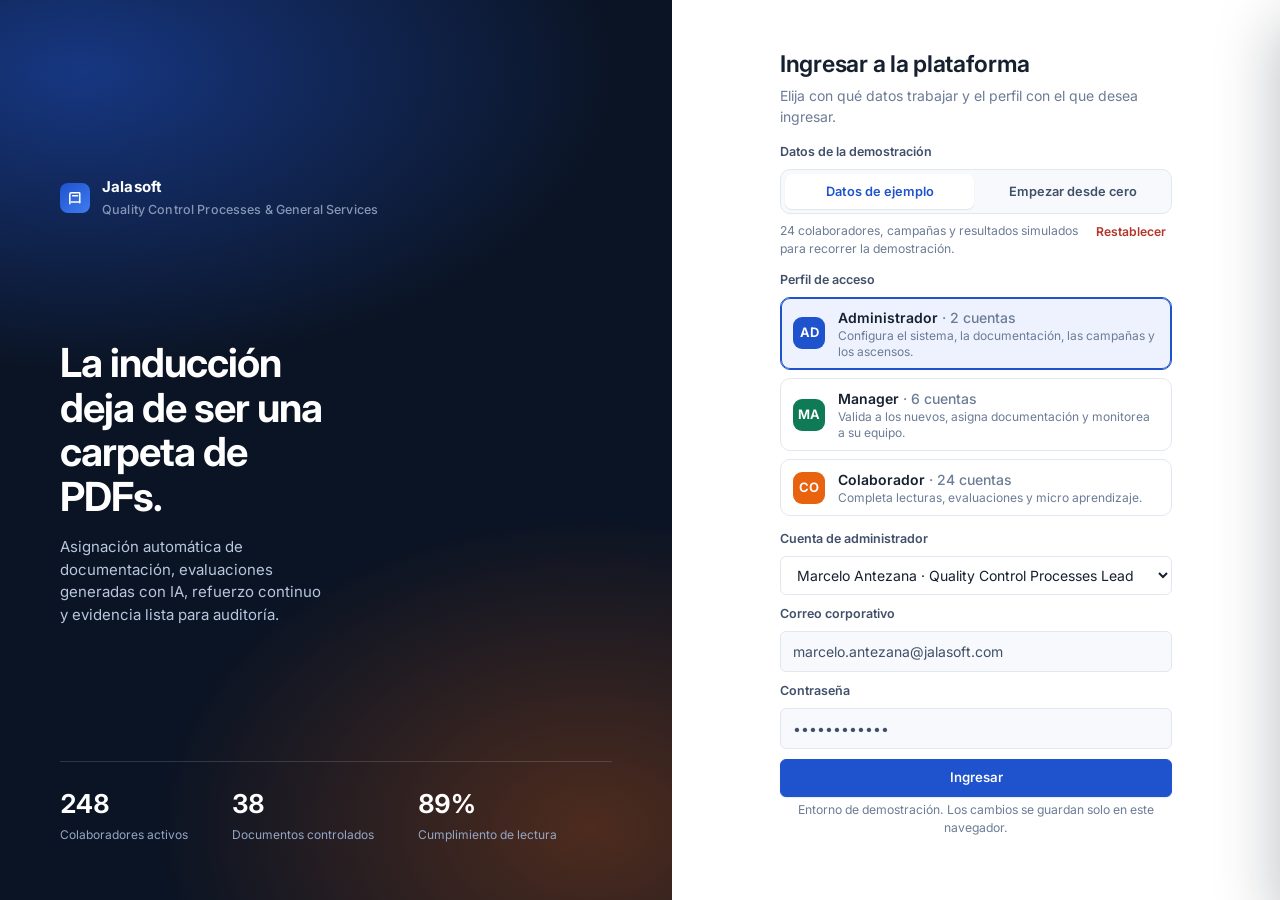
<file: index.html>
<!DOCTYPE html>
<html lang="es">
<head>
<meta charset="UTF-8">
<meta name="viewport" content="width=device-width, initial-scale=1">
<title>Jalasoft · Inducción y Micro aprendizaje</title>
<meta name="description" content="Plataforma digital de inducción, evaluación de comprensión y micro aprendizaje continuo asistido por IA.">
<link rel="preconnect" href="https://fonts.googleapis.com">
<link rel="preconnect" href="https://fonts.gstatic.com" crossorigin>
<link href="https://fonts.googleapis.com/css2?family=Inter:wght@400;500;600;700&display=swap" rel="stylesheet">
<link rel="stylesheet" href="css/styles.css">
</head>
<body>

<!-- ============================ LOGIN ============================ -->
<section class="login" id="login">
  <div class="login__brandside">
    <div class="login__grid" aria-hidden="true"></div>
    <div class="login__mark">
      <div class="logo">
        <svg viewBox="0 0 24 24" fill="none" stroke="#fff" stroke-width="2.2" stroke-linecap="round" stroke-linejoin="round">
          <path d="M4 19.5V6a2 2 0 0 1 2-2h11a1 1 0 0 1 1 1v13"/><path d="M6 17h12"/><path d="M8 8h7"/>
        </svg>
      </div>
      <span>Jalasoft<br><small style="font-weight:500;color:#8697B5">Quality Control Processes &amp; General Services</small></span>
    </div>

    <div class="login__headline">
      <h1>La inducción deja de ser una carpeta de PDFs.</h1>
      <p>Asignación automática de documentación, evaluaciones generadas con IA, refuerzo continuo y evidencia lista para auditoría.</p>
    </div>

    <div class="login__stats" id="loginStats"></div>
  </div>

  <div class="login__panel">
    <div class="login__box">
      <h2>Ingresar a la plataforma</h2>
      <p>Elija con qué datos trabajar y el perfil con el que desea ingresar.</p>

      <span class="login__label">Datos de la demostración</span>
      <div class="modesw" id="modeSw" role="group" aria-label="Datos de la demostración">
        <button type="button" data-modo="demo">Datos de ejemplo</button>
        <button type="button" data-modo="cero">Empezar desde cero</button>
      </div>
      <div class="modeinfo" id="modeInfo"></div>

      <span class="login__label">Perfil de acceso</span>
      <div class="login__roles" id="roleList"></div>

      <div class="field" id="cuentaWrap">
        <span class="login__label" id="cuentaLbl">Cuenta</span>
        <select id="cuentaSel" class="sel"></select>
        <p class="login__empty hide" id="cuentaVacia"></p>
      </div>

      <div class="field">
        <span class="login__label">Correo corporativo</span>
        <input id="loginMail" type="email" readonly>
      </div>
      <div class="field">
        <span class="login__label">Contraseña</span>
        <input type="password" value="••••••••••••" readonly>
      </div>

      <button class="btn btn--primary btn-block" id="loginBtn">Ingresar</button>
      <p class="login__note">Entorno de demostración. Los cambios se guardan solo en este navegador.</p>
    </div>
  </div>
</section>

<!-- ============================ APP ============================ -->
<div class="app" id="app">

  <aside class="rail" id="rail">
    <div class="rail__brand">
      <div class="logo">
        <svg viewBox="0 0 24 24" fill="none" stroke="#fff" stroke-width="2.2" stroke-linecap="round" stroke-linejoin="round">
          <path d="M4 19.5V6a2 2 0 0 1 2-2h11a1 1 0 0 1 1 1v13"/><path d="M6 17h12"/><path d="M8 8h7"/>
        </svg>
      </div>
      <div><b>Jalasoft</b><small>Inducción &amp; Micro aprendizaje</small></div>
    </div>
    <nav class="rail__nav" id="nav"></nav>
    <div class="rail__foot">
      <button class="rail__user" id="userBtn">
        <span class="av" id="userAv">MA</span>
        <span style="min-width:0">
          <b id="userName">Marcelo Antezana</b>
          <small id="userRole">Administrador</small>
        </span>
      </button>
    </div>
  </aside>

  <header class="top">
    <button class="iconbtn" id="menuBtn" aria-label="Menú">
      <svg viewBox="0 0 24 24" fill="none" stroke="currentColor" stroke-width="2" stroke-linecap="round"><path d="M4 7h16M4 12h16M4 17h16"/></svg>
    </button>
    <div class="top__crumb" id="crumb"></div>
    <button class="modechip" id="modeChip" title="Fecha simulada y datos de la demostración"></button>

    <div class="top__search">
      <svg viewBox="0 0 24 24" fill="none" stroke="currentColor" stroke-width="2" stroke-linecap="round"><circle cx="11" cy="11" r="7"/><path d="m20 20-3.2-3.2"/></svg>
      <input type="search" id="globalSearch" placeholder="Buscar colaborador, documento o campaña">
    </div>

    <button class="iconbtn" id="bellBtn" aria-label="Notificaciones">
      <svg viewBox="0 0 24 24" fill="none" stroke="currentColor" stroke-width="2" stroke-linecap="round" stroke-linejoin="round"><path d="M18 8a6 6 0 1 0-12 0c0 7-3 9-3 9h18s-3-2-3-9"/><path d="M13.7 21a2 2 0 0 1-3.4 0"/></svg>
      <span class="dot"></span>
    </button>
    <button class="iconbtn" id="logoutBtn" aria-label="Salir">
      <svg viewBox="0 0 24 24" fill="none" stroke="currentColor" stroke-width="2" stroke-linecap="round" stroke-linejoin="round"><path d="M9 21H5a2 2 0 0 1-2-2V5a2 2 0 0 1 2-2h4"/><path d="m16 17 5-5-5-5"/><path d="M21 12H9"/></svg>
    </button>
  </header>

  <main class="main" id="view"></main>
</div>

<!-- Popover de notificaciones -->
<div class="pop" id="pop">
  <div class="pop__head"><b>Notificaciones</b><button class="btn btn--ghost btn--sm" style="margin-left:auto" id="markAll">Marcar como leídas</button></div>
  <div class="pop__list" id="popList"></div>
</div>

<!-- Modal -->
<div class="ov" id="ov"><div class="modal" id="modal"></div></div>

<!-- Drawer -->
<div class="drawer" id="drawer"></div>

<!-- Toasts -->
<div class="toasts" id="toasts"></div>

<script src="js/data.js"></script>
<script src="js/app.js"></script>
</body>
</html>
</file>
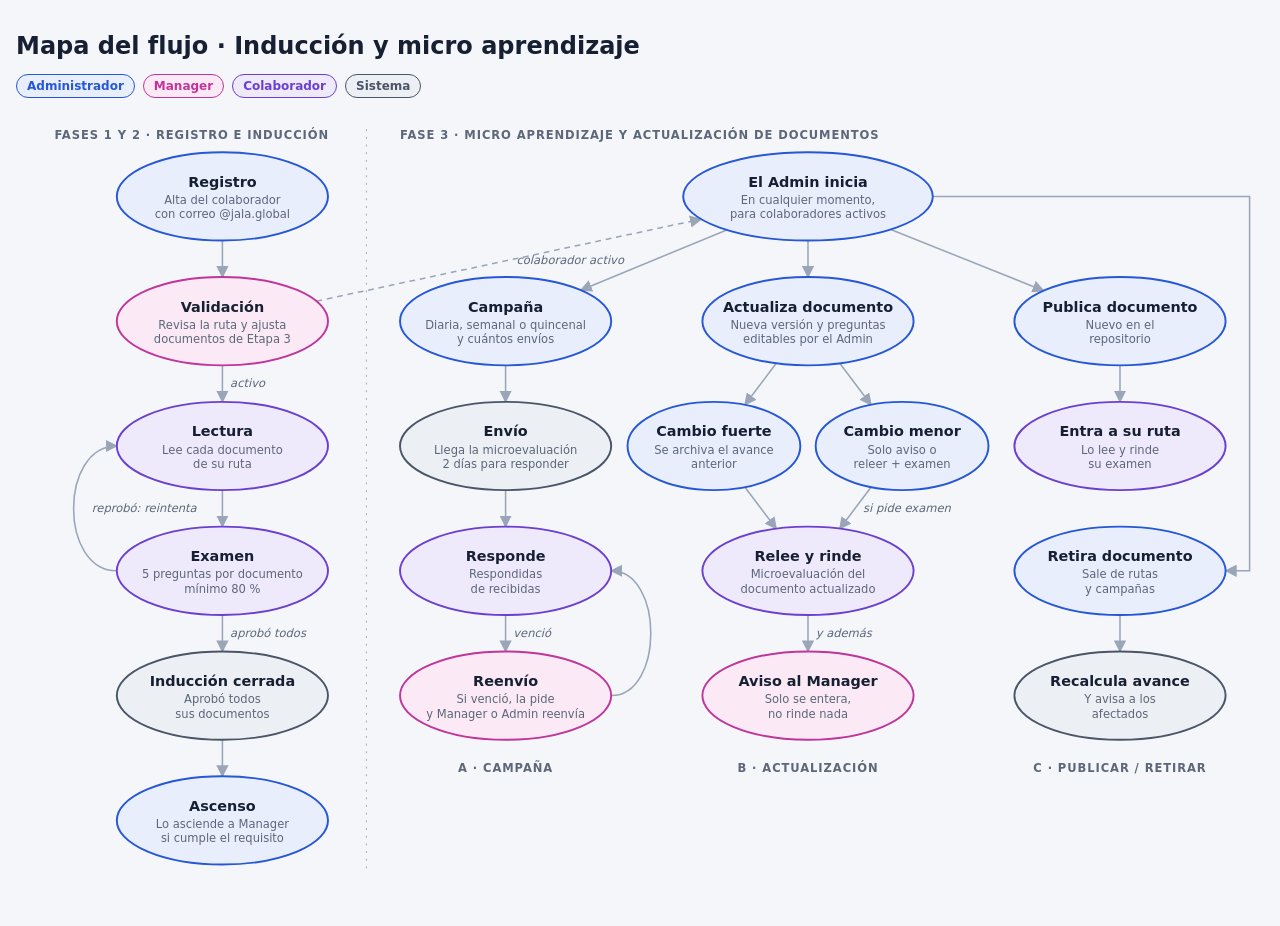
<file: docs/flujo.html>
<!doctype html>
<html lang="es">
<head>
<meta charset="utf-8">
<meta name="viewport" content="width=device-width, initial-scale=1">
<title>Mapa del flujo</title>
<style>
  :root {
    --bg: #f4f6fa; --ink: #172033; --muted: #5d6779; --line: #9aa5b8;
    --admin: #2557d6; --admin-bg: #e8eefc;
    --mgr: #c0359a; --mgr-bg: #fbe9f5;
    --col: #6b3fd0; --col-bg: #efe9fc;
    --sys: #4a5568; --sys-bg: #eceff4;
  }
  @media (prefers-color-scheme: dark) {
    :root:not([data-theme="light"]) {
      --bg: #10141c; --ink: #e7ebf3; --muted: #9aa4b6; --line: #5b6578;
      --admin: #7ea2ff; --admin-bg: #1c2a4a; --mgr: #f08ad2; --mgr-bg: #3a1d33;
      --col: #b49aff; --col-bg: #2a2147; --sys: #b5bfd0; --sys-bg: #252d3b;
    }
  }
  :root[data-theme="dark"] {
    --bg: #10141c; --ink: #e7ebf3; --muted: #9aa4b6; --line: #5b6578;
    --admin: #7ea2ff; --admin-bg: #1c2a4a; --mgr: #f08ad2; --mgr-bg: #3a1d33;
    --col: #b49aff; --col-bg: #2a2147; --sys: #b5bfd0; --sys-bg: #252d3b;
  }
  * { box-sizing: border-box; }
  body { margin: 0; background: var(--bg); color: var(--ink); font: 15px/1.5 "Segoe UI", system-ui, sans-serif; }
  main { max-width: 1320px; margin: 0 auto; padding: 28px 16px 48px; }
  h1 { margin: 0 0 10px; font-size: 24px; }
  .legend { display: flex; flex-wrap: wrap; gap: 8px; margin-bottom: 12px; }
  .role { padding: 2px 10px; border-radius: 99px; font-size: 12px; font-weight: 600; }
  .scroll { overflow-x: auto; }
  svg { display: block; width: 100%; min-width: 960px; height: auto; }
  .edge { fill: none; stroke: var(--line); stroke-width: 1.6; }
  .edge.dash { stroke-dasharray: 6 5; }
  .arrow { fill: var(--line); }
  .elabel { fill: var(--muted); font-size: 12px; font-style: italic; }
  .t { fill: var(--ink); font-size: 15px; font-weight: 700; }
  .d { fill: var(--muted); font-size: 12px; }
  .zone { fill: var(--muted); font-size: 12px; font-weight: 700; letter-spacing: .08em; }
</style>
</head>
<body>
<main>
  <h1>Mapa del flujo · Inducción y micro aprendizaje</h1>
  <div class="legend" id="legend"></div>
  <div class="scroll"><svg id="map" viewBox="0 0 1300 800" role="img" aria-label="Mapa conceptual del flujo de la plataforma"></svg></div>
</main>
<script>
  const ROLES = {
    admin: ['Administrador', 'var(--admin)', 'var(--admin-bg)'],
    mgr:   ['Manager',       'var(--mgr)',   'var(--mgr-bg)'],
    col:   ['Colaborador',   'var(--col)',   'var(--col-bg)'],
    sys:   ['Sistema',       'var(--sys)',   'var(--sys-bg)']
  };

  // Nodos: título de la acción + descripción breve (máx. 2 líneas)
  const N = {
    registro:  { x: 215,  y: 90,  r: 'admin', t: 'Registro',            d: ['Alta del colaborador', 'con correo @jala.global'] },
    validar:   { x: 215,  y: 220, r: 'mgr',   t: 'Validación',          d: ['Revisa la ruta y ajusta', 'documentos de Etapa 3'] },
    lectura:   { x: 215,  y: 350, r: 'col',   t: 'Lectura',             d: ['Lee cada documento', 'de su ruta'] },
    examen:    { x: 215,  y: 480, r: 'col',   t: 'Examen',              d: ['5 preguntas por documento', 'mínimo 80 %'] },
    cerrada:   { x: 215,  y: 610, r: 'sys',   t: 'Inducción cerrada',   d: ['Aprobó todos', 'sus documentos'] },
    ascenso:   { x: 215,  y: 740, r: 'admin', t: 'Ascenso',             d: ['Lo asciende a Manager', 'si cumple el requisito'] },

    hub:       { x: 825,  y: 90,  r: 'admin', t: 'El Admin inicia',     d: ['En cualquier momento,', 'para colaboradores activos'], rx: 130 },

    campana:   { x: 510,  y: 220, r: 'admin', t: 'Campaña',             d: ['Diaria, semanal o quincenal', 'y cuántos envíos'] },
    envio:     { x: 510,  y: 350, r: 'sys',   t: 'Envío',               d: ['Llega la microevaluación', '2 días para responder'] },
    responde:  { x: 510,  y: 480, r: 'col',   t: 'Responde',            d: ['Respondidas', 'de recibidas'] },
    reenvio:   { x: 510,  y: 610, r: 'mgr',   t: 'Reenvío',             d: ['Si venció, la pide', 'y Manager o Admin reenvía'] },

    actualiza: { x: 825,  y: 220, r: 'admin', t: 'Actualiza documento', d: ['Nueva versión y preguntas', 'editables por el Admin'] },
    fuerte:    { x: 727,  y: 350, r: 'admin', t: 'Cambio fuerte',       d: ['Se archiva el avance', 'anterior'], rx: 90 },
    menor:     { x: 923,  y: 350, r: 'admin', t: 'Cambio menor',        d: ['Solo aviso o', 'releer + examen'], rx: 90 },
    releer:    { x: 825,  y: 480, r: 'col',   t: 'Relee y rinde',       d: ['Microevaluación del', 'documento actualizado'] },
    aviso:     { x: 825,  y: 610, r: 'mgr',   t: 'Aviso al Manager',    d: ['Solo se entera,', 'no rinde nada'] },

    publica:   { x: 1150, y: 220, r: 'admin', t: 'Publica documento',   d: ['Nuevo en el', 'repositorio'] },
    suma:      { x: 1150, y: 350, r: 'col',   t: 'Entra a su ruta',     d: ['Lo lee y rinde', 'su examen'] },
    retira:    { x: 1150, y: 480, r: 'admin', t: 'Retira documento',    d: ['Sale de rutas', 'y campañas'] },
    recalcula: { x: 1150, y: 610, r: 'sys',   t: 'Recalcula avance',    d: ['Y avisa a los', 'afectados'] }
  };

  // Conexiones: [desde, hasta, etiqueta, opciones]
  const E = [
    ['registro', 'validar'], ['validar', 'lectura', 'activo'], ['lectura', 'examen'],
    ['examen', 'lectura', 'reprobó: reintenta', { curve: -60 }],
    ['examen', 'cerrada', 'aprobó todos'], ['cerrada', 'ascenso'],
    ['validar', 'hub', 'colaborador activo', { dash: true }],
    ['hub', 'campana'], ['hub', 'actualiza'], ['hub', 'publica'], ['hub', 'retira', '', { via: [1285, 90] }],
    ['campana', 'envio'], ['envio', 'responde'], ['responde', 'reenvio', 'venció'],
    ['reenvio', 'responde', '', { curve: 55 }],
    ['actualiza', 'fuerte'], ['actualiza', 'menor'], ['fuerte', 'releer'], ['menor', 'releer', 'si pide examen'],
    ['releer', 'aviso', 'y además'],
    ['publica', 'suma'], ['retira', 'recalcula']
  ];

  const svg = document.getElementById('map');
  const NS = 'http://www.w3.org/2000/svg';
  const el = (tag, attrs, text) => {
    const e = document.createElementNS(NS, tag);
    Object.entries(attrs).forEach(([k, v]) => e.setAttribute(k, v));
    if (text) e.textContent = text;
    svg.appendChild(e); return e;
  };
  const RX = 110, RY = 46;
  const rx = n => n.rx || RX;
  // Punto del borde del óvalo en dirección a (tx, ty)
  const borde = (n, tx, ty) => {
    const dx = tx - n.x, dy = ty - n.y;
    const k = 1 / Math.sqrt((dx / rx(n)) ** 2 + (dy / RY) ** 2);
    return [n.x + dx * k, n.y + dy * k];
  };

  el('defs', {}).innerHTML = '<marker id="ah" viewBox="0 0 10 10" refX="9" refY="5" markerWidth="8" markerHeight="8" orient="auto-start-reverse"><path class="arrow" d="M0,0 L10,5 L0,10 z"/></marker>';

  // Zonas
  el('text', { x: 40, y: 30, class: 'zone' }, 'FASES 1 Y 2 · REGISTRO E INDUCCIÓN');
  el('text', { x: 400, y: 30, class: 'zone' }, 'FASE 3 · MICRO APRENDIZAJE Y ACTUALIZACIÓN DE DOCUMENTOS');
  el('line', { x1: 365, y1: 20, x2: 365, y2: 790, stroke: 'var(--line)', 'stroke-dasharray': '2 6' });
  el('text', { x: 510, y: 690, class: 'zone', 'text-anchor': 'middle' }, 'A · CAMPAÑA');
  el('text', { x: 825, y: 690, class: 'zone', 'text-anchor': 'middle' }, 'B · ACTUALIZACIÓN');
  el('text', { x: 1150, y: 690, class: 'zone', 'text-anchor': 'middle' }, 'C · PUBLICAR / RETIRAR');

  // Conexiones
  E.forEach(([a, b, label, o = {}]) => {
    const A = N[a], B = N[b];
    let d, lx, ly;
    if (o.curve) {
      const side = Math.sign(o.curve);
      const p1 = [A.x + side * rx(A), A.y], p2 = [B.x + side * rx(B), B.y];
      const cx = A.x + o.curve + side * rx(A);
      d = `M${p1} C${cx},${A.y} ${cx},${B.y} ${p2}`;
      // La curva llega casi al borde: la etiqueta va del lado interior, entre los óvalos
      lx = side < 0 ? cx + 34 : cx + 8; ly = (A.y + B.y) / 2 + 4;
    } else if (o.via) {
      const p1 = borde(A, o.via[0], o.via[1]);
      d = `M${p1} L${o.via} L${o.via[0]},${B.y} L${o.via[0] > B.x ? B.x + rx(B) : B.x - rx(B)},${B.y}`;
    } else {
      const p1 = borde(A, B.x, B.y), p2 = borde(B, A.x, A.y);
      d = `M${p1} L${p2}`;
      lx = (p1[0] + p2[0]) / 2 + 8; ly = (p1[1] + p2[1]) / 2 + 4;
    }
    el('path', { d, class: 'edge' + (o.dash ? ' dash' : ''), 'marker-end': 'url(#ah)' });
    if (label) el('text', { x: lx, y: ly, class: 'elabel' }, label);
  });

  // Óvalos
  Object.values(N).forEach(n => {
    const [, stroke, fill] = ROLES[n.r];
    el('ellipse', { cx: n.x, cy: n.y, rx: rx(n), ry: RY, fill, stroke, 'stroke-width': 2 });
    el('text', { x: n.x, y: n.y - 10, class: 't', 'text-anchor': 'middle' }, n.t);
    n.d.forEach((l, i) => el('text', { x: n.x, y: n.y + 8 + i * 15, class: 'd', 'text-anchor': 'middle' }, l));
  });

  document.getElementById('legend').innerHTML = Object.values(ROLES)
    .map(([n, c, b]) => `<span class="role" style="color:${c};background:${b};border:1.5px solid ${c}">${n}</span>`).join('');
</script>
</body>
</html>
</file>
<file: css/styles.css>
/* ============================================================
   Jalasoft · Plataforma de Inducción y Micro aprendizaje
   styles.css
   ============================================================ */

/* ---------- Tokens ---------- */
:root{
  --ink-900:#0B1424;
  --ink-800:#111E33;
  --ink-700:#1A2B45;
  --ink-600:#24395A;

  --brand:#1F53CE;
  --brand-700:#1A44A8;
  --brand-050:#EDF2FE;
  --accent:#E8620F;
  --accent-050:#FDF1E8;

  --ok:#0E7A56;      --ok-050:#E6F4EE;
  --warn:#9A6400;    --warn-050:#FBF2DF;
  --danger:#B4342A;  --danger-050:#FBEBEA;
  --info:#1F53CE;    --info-050:#EDF2FE;

  --bg:#F3F5F9;
  --card:#FFFFFF;
  --line:#E2E7F0;
  --line-soft:#EEF1F7;
  --text:#16202F;
  --text-2:#41506A;
  --muted:#6C7C96;

  --r-sm:6px; --r:10px; --r-lg:14px;
  --sh-1:0 1px 2px rgba(16,32,60,.06), 0 1px 1px rgba(16,32,60,.04);
  --sh-2:0 8px 24px rgba(16,32,60,.10);
  --sh-3:0 24px 60px rgba(9,18,34,.28);

  --rail:250px;
  --top:62px;

  --ff:'Inter','Segoe UI',system-ui,-apple-system,sans-serif;

  /* La consola usa un esquema claro fijo, como el resto de las
     herramientas corporativas con las que convive. */
  color-scheme:light;
}

*,*::before,*::after{box-sizing:border-box}
html,body{height:100%}
body{
  margin:0; background:var(--bg); color:var(--text);
  font-family:var(--ff); font-size:14px; line-height:1.5;
  -webkit-font-smoothing:antialiased;
}
button,input,select,textarea{font:inherit;color:inherit}
button{cursor:pointer;border:0;background:none}
a{color:var(--brand);text-decoration:none}
h1,h2,h3,h4{margin:0;font-weight:640;letter-spacing:-.012em}
table{border-collapse:collapse;width:100%}
.num{font-variant-numeric:tabular-nums}
:focus-visible{outline:2px solid var(--brand);outline-offset:2px;border-radius:4px}
::-webkit-scrollbar{width:10px;height:10px}
::-webkit-scrollbar-thumb{background:#C9D2E1;border-radius:20px;border:3px solid transparent;background-clip:content-box}
::-webkit-scrollbar-thumb:hover{background:#AFBBCF;background-clip:content-box;border:3px solid transparent}

/* ============================================================
   LOGIN
   ============================================================ */
.login{
  position:fixed;inset:0;display:grid;grid-template-columns:1.05fr .95fr;
  background:var(--ink-900);z-index:60;
}
.login__brandside{
  position:relative;padding:56px 60px;color:#fff;display:flex;flex-direction:column;justify-content:space-between;
  background:
    radial-gradient(900px 500px at 12% 8%, rgba(31,83,206,.55), transparent 60%),
    radial-gradient(700px 500px at 88% 92%, rgba(232,98,15,.30), transparent 62%),
    var(--ink-900);
  overflow:hidden;
}
.login__grid{
  position:absolute;inset:0;opacity:.14;
  background-image:linear-gradient(rgba(255,255,255,.28) 1px,transparent 1px),
                   linear-gradient(90deg,rgba(255,255,255,.28) 1px,transparent 1px);
  background-size:52px 52px;
  mask-image:radial-gradient(70% 70% at 40% 40%,#000,transparent);
}
.login__brandside > *{position:relative}
.login__mark{display:flex;align-items:center;gap:12px;font-weight:700;letter-spacing:.01em}
.login__mark span{font-size:15px}
.login__headline{max-width:30ch}
.login__headline h1{font-size:40px;line-height:1.12;font-weight:680;letter-spacing:-.025em}
.login__headline p{color:#B8C6DE;font-size:15px;max-width:44ch;margin-top:16px}
.login__stats{display:flex;gap:44px;border-top:1px solid rgba(255,255,255,.14);padding-top:22px}
.login__stats div b{display:block;font-size:26px;font-weight:660;letter-spacing:-.02em}
.login__stats div small{color:#94A6C4;font-size:12px}

.login__panel{background:#fff;display:flex;align-items:center;justify-content:center;padding:40px}
.login__box{width:100%;max-width:392px}
.login__box h2{font-size:23px}
.login__box > p{color:var(--muted);margin:6px 0 26px}
.login__label{display:block;font-size:12.5px;font-weight:600;color:var(--text-2);margin:0 0 7px}
.login__roles{display:grid;gap:10px;margin-bottom:22px}
.rolecard{
  display:flex;align-items:center;gap:13px;padding:13px 14px;border:1px solid var(--line);
  border-radius:var(--r);text-align:left;transition:border-color .15s,background .15s;width:100%;
}
.rolecard:hover{border-color:#C3CFE4;background:#FAFBFD}
.rolecard[aria-pressed="true"]{border-color:var(--brand);background:var(--brand-050);box-shadow:inset 0 0 0 1px var(--brand)}
.rolecard__av{width:38px;height:38px;border-radius:9px;display:grid;place-items:center;font-weight:660;font-size:13px;color:#fff;background:var(--ink-700);flex:none}
.rolecard[data-rol="admin"] .rolecard__av{background:var(--brand)}
.rolecard[data-rol="manager"] .rolecard__av{background:#0E7A56}
.rolecard[data-rol="colaborador"] .rolecard__av{background:var(--accent)}
.rolecard__t{font-weight:600}
.rolecard__s{font-size:12.5px;color:var(--muted)}
.field{margin-bottom:14px}
.field input{
  width:100%;padding:11px 13px;border:1px solid var(--line);border-radius:var(--r-sm);background:#fff;
}
.field input:read-only{background:#F7F9FC;color:var(--text-2)}
.btn-block{width:100%;justify-content:center}
.login__note{margin-top:18px;font-size:12.2px;color:var(--muted);text-align:center}

/* ============================================================
   APP SHELL
   ============================================================ */
.app{display:none;min-height:100vh}
.app.is-on{display:block}

.rail{
  position:fixed;left:0;top:0;bottom:0;width:var(--rail);background:var(--ink-900);
  display:flex;flex-direction:column;z-index:40;
}
.rail__brand{display:flex;align-items:center;gap:11px;padding:0 18px;height:var(--top);border-bottom:1px solid rgba(255,255,255,.08)}
.rail__brand b{color:#fff;font-size:14px;font-weight:660;letter-spacing:.005em}
.rail__brand small{display:block;color:#8697B5;font-size:10.5px;letter-spacing:.04em;text-transform:uppercase}
.logo{width:30px;height:30px;border-radius:8px;background:linear-gradient(140deg,var(--brand),#3F7BF0);display:grid;place-items:center;flex:none}
.logo svg{width:17px;height:17px}

.rail__nav{flex:1;overflow-y:auto;padding:14px 10px 20px}
.rail__nav::-webkit-scrollbar-thumb{background:rgba(255,255,255,.14);border:3px solid transparent;background-clip:content-box}
.rail__group{color:#6E82A4;font-size:10.5px;font-weight:600;letter-spacing:.09em;text-transform:uppercase;padding:14px 10px 7px}
.navitem{
  display:flex;align-items:center;gap:11px;width:100%;padding:9px 10px;border-radius:8px;
  color:#C2CFE5;font-size:13.4px;transition:background .13s,color .13s;position:relative;
}
.navitem:hover{background:rgba(255,255,255,.07);color:#fff}
.navitem.is-active{background:var(--brand);color:#fff;font-weight:560}
.navitem svg{width:17px;height:17px;flex:none;opacity:.9}
.navitem .pill{margin-left:auto;background:rgba(255,255,255,.16);color:#fff;font-size:11px;padding:1px 7px;border-radius:20px;font-variant-numeric:tabular-nums}
.navitem.is-active .pill{background:rgba(255,255,255,.26)}
.navitem .pill.is-alert{background:var(--accent);color:#fff}

.rail__foot{padding:12px;border-top:1px solid rgba(255,255,255,.08)}
.rail__user{display:flex;align-items:center;gap:10px;padding:8px;border-radius:9px;width:100%;text-align:left}
.rail__user:hover{background:rgba(255,255,255,.07)}
.rail__user .av{width:32px;height:32px;font-size:12px}
.rail__user b{display:block;color:#fff;font-size:13px;font-weight:560}
.rail__user small{color:#8697B5;font-size:11.5px}

/* Topbar */
.top{
  position:fixed;top:0;left:var(--rail);right:0;height:var(--top);background:#fff;
  border-bottom:1px solid var(--line);display:flex;align-items:center;gap:16px;padding:0 24px;z-index:35;
}
.top__crumb{font-size:12.5px;color:var(--muted)}
.top__crumb b{color:var(--text);font-weight:600}
.top__search{margin-left:auto;position:relative;width:296px}
.top__search input{width:100%;padding:8px 12px 8px 34px;border:1px solid var(--line);border-radius:var(--r-sm);background:#F7F9FC}
.top__search input:focus{background:#fff}
.top__search svg{position:absolute;left:11px;top:9px;width:15px;height:15px;color:var(--muted)}
.iconbtn{
  width:34px;height:34px;border-radius:8px;display:grid;place-items:center;color:var(--text-2);position:relative;
  border:1px solid transparent;
}
.iconbtn:hover{background:#F2F5FA;border-color:var(--line)}
.iconbtn svg{width:18px;height:18px}
.dot{position:absolute;top:6px;right:6px;width:7px;height:7px;border-radius:50%;background:var(--accent);border:1.5px solid #fff}

.main{margin-left:var(--rail);padding:calc(var(--top) + 24px) 24px 40px;max-width:1560px}

/* ---------- Page header ---------- */
.page__head{display:flex;align-items:flex-start;gap:18px;margin-bottom:20px;flex-wrap:wrap}
.page__head h1{font-size:23px}
.page__head p{color:var(--muted);margin:5px 0 0;max-width:78ch}
.page__actions{margin-left:auto;display:flex;gap:9px;flex-wrap:wrap}

/* ---------- Buttons ---------- */
.btn{
  display:inline-flex;align-items:center;gap:7px;padding:8px 14px;border-radius:var(--r-sm);
  font-size:13.3px;font-weight:560;border:1px solid var(--line);background:#fff;color:var(--text);
  transition:background .13s,border-color .13s,box-shadow .13s;white-space:nowrap;
}
.btn:hover{background:#F7F9FC;border-color:#CCD6E6}
.btn svg{width:15px;height:15px}
.btn--primary{background:var(--brand);border-color:var(--brand);color:#fff;box-shadow:var(--sh-1)}
.btn--primary:hover{background:var(--brand-700);border-color:var(--brand-700)}
.btn--ai{background:var(--ink-800);border-color:var(--ink-800);color:#fff}
.btn--ai:hover{background:var(--ink-700);border-color:var(--ink-700)}
.btn--ghost{border-color:transparent;background:transparent;color:var(--brand)}
.btn--ghost:hover{background:var(--brand-050)}
.btn--danger{color:var(--danger);border-color:#EED6D4}
.btn--danger:hover{background:var(--danger-050)}
.btn--sm{padding:5px 10px;font-size:12.5px}
.btn:disabled{opacity:.5;cursor:not-allowed}

/* ---------- Cards / grid ---------- */
.grid{display:grid;gap:16px}
.g-4{grid-template-columns:repeat(4,1fr)}
.g-3{grid-template-columns:repeat(3,1fr)}
.g-2{grid-template-columns:repeat(2,1fr)}
.g-72{grid-template-columns:1.9fr 1fr}
.g-64{grid-template-columns:1.45fr 1fr}
.span2{grid-column:span 2}

.card{background:var(--card);border:1px solid var(--line);border-radius:var(--r-lg);box-shadow:var(--sh-1)}
.card__head{display:flex;align-items:center;gap:12px;padding:15px 18px;border-bottom:1px solid var(--line-soft)}
.card__head h3{font-size:14.5px}
.card__head p{margin:2px 0 0;font-size:12.4px;color:var(--muted)}
.card__head .right{margin-left:auto;display:flex;gap:8px;align-items:center}
.card__body{padding:18px}
.card__body--flush{padding:0}
.card__foot{padding:12px 18px;border-top:1px solid var(--line-soft);display:flex;align-items:center;gap:10px}

/* KPI */
.kpi{background:#fff;border:1px solid var(--line);border-radius:var(--r-lg);padding:16px 18px;box-shadow:var(--sh-1);position:relative}
.kpi__l{font-size:12.4px;color:var(--muted);font-weight:500}
.kpi__v{font-size:30px;font-weight:660;letter-spacing:-.03em;margin-top:6px;display:flex;align-items:baseline;gap:7px}
.kpi__v small{font-size:14px;font-weight:500;color:var(--muted);letter-spacing:0}
.kpi__d{display:flex;align-items:center;gap:6px;margin-top:9px;font-size:12.3px;color:var(--muted)}
.trend{display:inline-flex;align-items:center;gap:3px;font-weight:600;padding:1px 6px;border-radius:5px;font-size:11.6px}
.trend--up{color:var(--ok);background:var(--ok-050)}
.trend--down{color:var(--danger);background:var(--danger-050)}
.trend--flat{color:var(--muted);background:#F1F4F9}
.kpi__spark{position:absolute;right:16px;top:16px;opacity:.9}

/* ---------- Badges / pills ---------- */
.badge{display:inline-flex;align-items:center;gap:5px;padding:2px 9px;border-radius:20px;font-size:11.8px;font-weight:560;white-space:nowrap}
.badge::before{content:'';width:5px;height:5px;border-radius:50%;background:currentColor}
.badge--ok{background:var(--ok-050);color:var(--ok)}
.badge--warn{background:var(--warn-050);color:var(--warn)}
.badge--danger{background:var(--danger-050);color:var(--danger)}
.badge--info{background:var(--info-050);color:var(--info)}
.badge--muted{background:#F1F4F9;color:var(--muted)}
.badge--plain::before{display:none}
.tag{display:inline-block;padding:2px 8px;border-radius:5px;background:#F1F4F9;color:var(--text-2);font-size:11.6px;font-weight:540}
.tag--ai{background:var(--accent-050);color:var(--accent)}
.tag--brand{background:var(--brand-050);color:var(--brand)}

.av{
  width:34px;height:34px;border-radius:50%;display:grid;place-items:center;flex:none;
  font-size:12.2px;font-weight:620;color:#fff;background:var(--ink-600);letter-spacing:.01em;
}
.av--sm{width:26px;height:26px;font-size:10.5px}
.av--lg{width:52px;height:52px;font-size:17px}
.person{display:flex;align-items:center;gap:10px;min-width:0}
.person b{display:block;font-weight:560;font-size:13.4px;white-space:nowrap;overflow:hidden;text-overflow:ellipsis}
.person small{color:var(--muted);font-size:12px}

/* ---------- Tables ---------- */
.tablewrap{overflow-x:auto}
.tbl{font-size:13.3px}
.tbl th{
  text-align:left;font-size:11.6px;font-weight:620;color:var(--muted);text-transform:uppercase;letter-spacing:.055em;
  padding:10px 14px;background:#FAFBFD;border-bottom:1px solid var(--line);white-space:nowrap;position:sticky;top:0;
}
.tbl td{padding:11px 14px;border-bottom:1px solid var(--line-soft);vertical-align:middle}
.tbl tbody tr:hover{background:#FAFBFD}
.tbl tbody tr:last-child td{border-bottom:0}
.tbl .r{text-align:right}
.tbl .c{text-align:center}
.tbl .clickrow{cursor:pointer}
.tbl__empty{padding:44px 20px;text-align:center;color:var(--muted)}

/* ---------- Progress ---------- */
.bar{height:6px;background:#EAEEF5;border-radius:20px;overflow:hidden;min-width:74px}
.bar > i{display:block;height:100%;border-radius:20px;background:var(--brand);transition:width .5s cubic-bezier(.2,.8,.2,1)}
.bar > i.ok{background:var(--ok)} .bar > i.warn{background:#D99A12} .bar > i.danger{background:var(--danger)}
.barline{display:flex;align-items:center;gap:9px}
.barline span{font-size:12.4px;color:var(--text-2);min-width:34px;text-align:right}

.ring{position:relative;width:96px;height:96px;flex:none}
.ring svg{transform:rotate(-90deg)}
.ring__c{position:absolute;inset:0;display:grid;place-items:center;text-align:center}
.ring__c b{font-size:21px;font-weight:660;letter-spacing:-.02em}
.ring__c small{display:block;font-size:10.6px;color:var(--muted);margin-top:-2px}

/* ---------- Filters ---------- */
.filters{display:flex;gap:9px;align-items:center;padding:13px 18px;border-bottom:1px solid var(--line-soft);flex-wrap:wrap}
.filters input[type=search],.filters select{
  padding:7px 11px;border:1px solid var(--line);border-radius:var(--r-sm);background:#fff;font-size:13px;
}
.filters input[type=search]{min-width:226px}
.filters .spacer{margin-left:auto}
.chip{padding:5px 12px;border-radius:20px;border:1px solid var(--line);font-size:12.6px;color:var(--text-2);background:#fff}
.chip:hover{border-color:#C7D2E4}
.chip.is-on{background:var(--ink-800);border-color:var(--ink-800);color:#fff}

/* ---------- Timeline / fases ---------- */
.phases{display:flex;gap:0;margin:0;padding:0;list-style:none}
.phase{flex:1;position:relative;padding:0 8px}
.phase__bar{height:5px;border-radius:20px;background:#E6EAF2;margin-bottom:11px}
.phase.done .phase__bar{background:var(--ok)}
.phase.current .phase__bar{background:var(--brand)}
.phase__n{font-size:11.4px;font-weight:620;color:var(--muted);letter-spacing:.05em;text-transform:uppercase}
.phase.done .phase__n{color:var(--ok)} .phase.current .phase__n{color:var(--brand)}
.phase__t{font-size:13.2px;font-weight:560;margin-top:2px}
.phase__d{font-size:12.2px;color:var(--muted);margin-top:3px}

.feed{list-style:none;margin:0;padding:0}
.feed li{display:flex;gap:12px;padding:11px 0;border-bottom:1px solid var(--line-soft)}
.feed li:last-child{border-bottom:0;padding-bottom:0}
.feed__i{width:28px;height:28px;border-radius:8px;display:grid;place-items:center;flex:none;background:#F1F4F9;color:var(--text-2)}
.feed__i svg{width:15px;height:15px}
.feed__i.ia{background:var(--accent-050);color:var(--accent)}
.feed__i.ok{background:var(--ok-050);color:var(--ok)}
.feed__i.brand{background:var(--brand-050);color:var(--brand)}
.feed__i.warn{background:var(--warn-050);color:var(--warn)}
.feed b{font-weight:540;font-size:13.2px;display:block}
.feed small{color:var(--muted);font-size:12px}

/* ---------- Doc list (colaborador) ---------- */
.doclist{display:grid;gap:12px}
.etapa-card{border:1px solid var(--line-soft);border-radius:var(--r);padding:12px 14px;margin-bottom:12px;background:#FAFBFD}
.etapa-card__h{display:flex;align-items:center;gap:10px;margin-bottom:10px;flex-wrap:wrap}
.etapa-card__h b{font-size:13.4px;flex:1;min-width:160px}
.etapa-card .doclist{gap:8px}
.docitem{
  display:flex;align-items:center;gap:14px;padding:14px 16px;border:1px solid var(--line);border-radius:var(--r);
  background:#fff;transition:border-color .14s,box-shadow .14s;
}
.docitem:hover{border-color:#C9D5E8;box-shadow:var(--sh-1)}
.docitem__ic{width:38px;height:44px;border-radius:5px;background:#F1F4F9;border:1px solid var(--line);display:grid;place-items:center;flex:none;color:var(--text-2);position:relative}
.docitem__ic svg{width:17px;height:17px}
.docitem__ic.crit::after{content:'';position:absolute;top:-4px;right:-4px;width:9px;height:9px;border-radius:50%;background:var(--accent);border:2px solid #fff}
.docitem__b{min-width:0;flex:1}
.docitem__b b{display:block;font-weight:560;font-size:13.8px}
.docitem__m{display:flex;gap:10px;flex-wrap:wrap;margin-top:4px;font-size:12.2px;color:var(--muted)}
.docitem__a{display:flex;align-items:center;gap:9px;flex:none}

/* ---------- Reader ---------- */
.reader{max-width:none}
.reader__doc{
  max-height:min(56vh,520px);overflow-y:auto;padding:26px 30px;border:1px solid var(--line);border-radius:var(--r);
  background:#fff;
}
.reader__doc h4{font-size:14.5px;margin:22px 0 7px;letter-spacing:-.005em}
.reader__doc h4:first-child{margin-top:0}
.reader__doc p{margin:0;color:var(--text-2);max-width:74ch;line-height:1.72}
.reader__meta{display:flex;gap:16px;flex-wrap:wrap;padding:0 0 14px;font-size:12.4px;color:var(--muted)}
.reader__progress{display:flex;align-items:center;gap:10px;font-size:12.4px;color:var(--muted);flex:1}

/* ---------- Quiz ---------- */
.quiz__bar{display:flex;align-items:center;gap:14px;margin-bottom:20px}
.quiz__steps{display:flex;gap:5px;flex:1}
.quiz__steps i{height:4px;flex:1;border-radius:20px;background:#E6EAF2}
.quiz__steps i.done{background:var(--ok)} .quiz__steps i.now{background:var(--brand)}
.quiz__timer{display:inline-flex;align-items:center;gap:6px;font-variant-numeric:tabular-nums;font-weight:600;font-size:13px;padding:4px 10px;border-radius:20px;background:#F1F4F9;color:var(--text-2)}
.quiz__timer.low{background:var(--danger-050);color:var(--danger)}
.quiz__q{font-size:17.5px;font-weight:600;letter-spacing:-.015em;margin:0 0 18px;max-width:62ch;line-height:1.42}
.opts{display:grid;gap:9px;max-width:660px}
.opt{
  display:flex;align-items:center;gap:12px;padding:13px 15px;border:1px solid var(--line);border-radius:var(--r);
  text-align:left;background:#fff;transition:border-color .13s,background .13s;
}
.opt:hover{border-color:#B9C7DF;background:#FAFBFD}
.opt__k{width:24px;height:24px;border-radius:6px;background:#F1F4F9;display:grid;place-items:center;font-size:11.8px;font-weight:620;color:var(--text-2);flex:none}
.opt.sel{border-color:var(--brand);background:var(--brand-050)}
.opt.sel .opt__k{background:var(--brand);color:#fff}
.opt.good{border-color:var(--ok);background:var(--ok-050)}
.opt.good .opt__k{background:var(--ok);color:#fff}
.opt.bad{border-color:var(--danger);background:var(--danger-050)}
.opt.bad .opt__k{background:var(--danger);color:#fff}
.opt:disabled{cursor:default}
.explain{margin-top:16px;padding:13px 15px;border-radius:var(--r);background:#F7F9FC;border:1px solid var(--line-soft);font-size:13px;color:var(--text-2);max-width:660px;display:flex;gap:10px;align-items:flex-start}
.explain b{color:var(--text)}
.explain svg{width:16px;height:16px;flex:none;margin-top:1px;color:var(--warn)}

/* Lista de áreas del panel general (reemplaza la gráfica de evolución) */
.arealist{display:flex;flex-direction:column;gap:8px}
.arearow{display:flex;align-items:center;gap:12px;width:100%;padding:12px 14px;border:1px solid var(--line-soft);border-radius:var(--r);background:#fff;text-align:left;cursor:pointer;transition:border-color .15s,background .15s}
.arearow:hover{border-color:var(--brand);background:#F7F9FC}
.arearow__n{font-weight:600;min-width:170px}
.arearow__m{color:var(--text-2);font-size:12.6px;min-width:120px}
.arearow__b{margin-left:auto;font-size:12.6px;color:var(--text-2);text-align:right}
.arearow__chev{color:var(--muted);flex:none}
.quiz__foot{display:flex;align-items:center;gap:12px;margin-top:22px}

.result{text-align:center;padding:30px 20px}
.result__ring{margin:0 auto 18px}
.result h3{font-size:22px}
.result p{color:var(--muted);margin:8px auto 0;max-width:52ch}
.result__stats{display:flex;justify-content:center;gap:34px;margin:24px 0 26px;padding:18px 0;border-top:1px solid var(--line-soft);border-bottom:1px solid var(--line-soft)}
.result__stats b{display:block;font-size:19px;font-weight:660}
.result__stats small{color:var(--muted);font-size:12px}

/* ---------- Chat ---------- */
.chat{display:flex;flex-direction:column;height:calc(100vh - var(--top) - 118px);min-height:460px}
.chat__log{flex:1;overflow-y:auto;padding:22px;display:flex;flex-direction:column;gap:16px}
.msg{display:flex;gap:11px;max-width:min(680px,88%)}
.msg__av{width:30px;height:30px;border-radius:8px;display:grid;place-items:center;flex:none;background:var(--ink-800);color:#fff}
.msg__av svg{width:16px;height:16px}
.msg__b{background:#fff;border:1px solid var(--line);border-radius:3px 12px 12px 12px;padding:12px 15px;font-size:13.6px;color:var(--text-2);line-height:1.62}
.msg--me{align-self:flex-end;flex-direction:row-reverse}
.msg--me .msg__av{background:var(--brand)}
.msg--me .msg__b{background:var(--brand);border-color:var(--brand);color:#fff;border-radius:12px 3px 12px 12px}
.msg__src{margin-top:9px;padding-top:9px;border-top:1px solid var(--line-soft);font-size:12px;color:var(--muted);display:flex;align-items:center;gap:7px;flex-wrap:wrap}
.chat__form{display:flex;gap:10px;padding:14px 18px;border-top:1px solid var(--line);background:#fff;border-radius:0 0 var(--r-lg) var(--r-lg)}
.chat__form input{flex:1;padding:11px 14px;border:1px solid var(--line);border-radius:22px;background:#F7F9FC}
.chat__form input:focus{background:#fff}
.chat__chips{display:flex;gap:8px;flex-wrap:wrap;padding:0 22px 14px}
.typing{display:inline-flex;gap:4px;align-items:center;padding:3px 0}
.typing i{width:6px;height:6px;border-radius:50%;background:#B7C2D6;animation:bounce 1.1s infinite}
.typing i:nth-child(2){animation-delay:.16s} .typing i:nth-child(3){animation-delay:.32s}
@keyframes bounce{0%,60%,100%{transform:translateY(0);opacity:.55}30%{transform:translateY(-4px);opacity:1}}

/* ---------- Charts ---------- */
.chart{width:100%;display:block;overflow:visible}
.chart text{font-family:var(--ff);font-size:11px;fill:var(--muted)}
.legend{display:flex;gap:18px;flex-wrap:wrap;padding-top:14px;font-size:12.4px;color:var(--text-2)}
.legend i{width:9px;height:9px;border-radius:3px;display:inline-block;margin-right:6px}
.donutwrap{display:flex;align-items:center;gap:24px}
.donut__list{flex:1;display:grid;gap:9px}
.donut__row{display:flex;align-items:center;gap:9px;font-size:13px}
.donut__row i{width:9px;height:9px;border-radius:3px}
.donut__row b{margin-left:auto;font-variant-numeric:tabular-nums}

/* ---------- Heat / brechas ---------- */
.gap{display:grid;grid-template-columns:1fr 128px 62px;gap:14px;align-items:center;padding:12px 0;border-bottom:1px solid var(--line-soft)}
.gap:last-child{border-bottom:0}
.gap b{font-weight:560;font-size:13.3px;display:block}
.gap small{color:var(--muted);font-size:12.1px}
.gap__bar{height:8px;border-radius:20px;background:#F1F4F9;overflow:hidden}
.gap__bar i{display:block;height:100%;border-radius:20px}
.gap__v{text-align:right;font-weight:620;font-variant-numeric:tabular-nums;font-size:13.4px}

/* ---------- IA panel ---------- */
.ia{border:1px solid #F0DCCB;background:linear-gradient(180deg,#FEF8F3,#fff 70%);border-radius:var(--r-lg)}
.ia .card__head{border-bottom-color:#F5E6DA}
.ia__badge{display:inline-flex;align-items:center;gap:6px;background:var(--accent-050);color:var(--accent);padding:3px 9px;border-radius:20px;font-size:11.5px;font-weight:600}
.ia__badge svg{width:13px;height:13px}
.sugg{display:flex;gap:13px;padding:13px 0;border-bottom:1px dashed #F0E0D2}
.sugg:last-child{border-bottom:0;padding-bottom:0}
.sugg__b b{display:block;font-size:13.4px;font-weight:600}
.sugg__b p{margin:4px 0 8px;font-size:12.8px;color:var(--text-2);max-width:70ch}

/* generación IA (pasos) */
.gensteps{list-style:none;margin:0;padding:0;display:grid;gap:12px}
.gensteps li{display:flex;align-items:center;gap:11px;font-size:13.3px;color:var(--muted)}
.gensteps li.on{color:var(--text)}
.gensteps li.done{color:var(--text)}
.spin{width:17px;height:17px;border-radius:50%;border:2px solid #E0E6F0;border-top-color:var(--brand);animation:sp .7s linear infinite;flex:none}
@keyframes sp{to{transform:rotate(360deg)}}
.tick{width:17px;height:17px;border-radius:50%;background:var(--ok);display:grid;place-items:center;flex:none}
.tick svg{width:11px;height:11px;color:#fff}
.dotmark{width:17px;height:17px;border-radius:50%;border:2px solid #E0E6F0;flex:none}

.qgen{border:1px solid var(--line);border-radius:var(--r);padding:14px 16px;margin-bottom:10px;background:#fff;transition:opacity .15s}
.qgen__h{display:flex;gap:10px;align-items:flex-start}
.qgen__h b{font-size:13.5px;font-weight:560;flex:1}
.qgen ol{margin:10px 0 0;padding-left:20px;color:var(--text-2);font-size:12.9px}
.qgen li{padding:2px 0}
.qgen li.ok{color:var(--ok);font-weight:560}
.qgen--off{opacity:.45}
.qgen__edit{width:100%;border:1px solid transparent;border-radius:5px;padding:5px 7px;font:inherit;background:transparent}
.qgen__edit:hover,.qgen__edit:focus{border-color:var(--line);background:#F7F9FC;outline:none}
.qgen__h .qgen__edit{font-weight:560;font-size:13.5px}
.qgen__edit--op{font-size:12.9px;color:inherit;width:calc(100% - 4px)}

/* ---------- Modal ---------- */
.ov{position:fixed;inset:0;background:rgba(10,18,32,.55);backdrop-filter:blur(2px);z-index:70;display:none;align-items:center;justify-content:center;padding:28px}
.ov.is-on{display:flex}
.modal{background:#fff;border-radius:var(--r-lg);box-shadow:var(--sh-3);width:100%;max-width:620px;max-height:92vh;display:flex;flex-direction:column;animation:pop .17s ease-out}
@keyframes pop{from{opacity:0;transform:translateY(8px) scale(.99)}to{opacity:1;transform:none}}
.modal--wide{max-width:900px}
.modal--xl{max-width:1060px}
.modal__head{display:flex;align-items:flex-start;gap:14px;padding:18px 22px;border-bottom:1px solid var(--line-soft)}
.modal__head h3{font-size:16.5px}
.modal__head p{margin:3px 0 0;font-size:12.6px;color:var(--muted)}
.modal__body{padding:22px;overflow-y:auto}
.modal__foot{padding:14px 22px;border-top:1px solid var(--line-soft);display:flex;align-items:center;gap:10px}
.modal__foot .spacer{margin-left:auto}

/* ---------- Drawer ---------- */
.drawer{position:fixed;top:0;right:0;bottom:0;width:min(520px,94vw);background:#fff;box-shadow:var(--sh-3);z-index:75;transform:translateX(100%);transition:transform .22s cubic-bezier(.2,.8,.2,1);display:flex;flex-direction:column}
.drawer.is-on{transform:none}
.drawer__head{padding:20px 22px;border-bottom:1px solid var(--line-soft);display:flex;gap:14px;align-items:flex-start}
.drawer__body{padding:22px;overflow-y:auto;flex:1}
.drawer__foot{padding:14px 22px;border-top:1px solid var(--line-soft);display:flex;gap:10px}

.kv{display:grid;grid-template-columns:132px 1fr;gap:9px 14px;font-size:13.2px}
.kv dt{color:var(--muted)}
.kv dd{margin:0;color:var(--text)}
.sec{margin-top:24px}
.sec__t{font-size:11.6px;font-weight:620;color:var(--muted);text-transform:uppercase;letter-spacing:.06em;margin-bottom:11px}

/* ---------- Popover notificaciones ---------- */
.pop{position:fixed;top:56px;right:22px;width:376px;background:#fff;border:1px solid var(--line);border-radius:var(--r-lg);box-shadow:var(--sh-2);z-index:50;display:none;overflow:hidden}
.pop.is-on{display:block}
.pop__head{padding:13px 16px;border-bottom:1px solid var(--line-soft);display:flex;align-items:center}
.pop__head b{font-size:13.6px}
.pop__list{max-height:380px;overflow-y:auto}
.pop__i{display:flex;gap:11px;padding:12px 16px;border-bottom:1px solid var(--line-soft)}
.pop__i:hover{background:#FAFBFD}
.pop__i b{display:block;font-size:13.1px;font-weight:560}
.pop__i p{margin:2px 0 0;font-size:12.3px;color:var(--muted)}
.pop__i small{font-size:11.4px;color:var(--muted)}

/* ---------- Toast ---------- */
.toasts{position:fixed;right:22px;bottom:22px;z-index:90;display:flex;flex-direction:column;gap:10px}
.toast{
  display:flex;gap:11px;align-items:flex-start;background:var(--ink-900);color:#fff;padding:13px 16px;border-radius:var(--r);
  box-shadow:var(--sh-2);min-width:296px;max-width:380px;animation:tin .2s ease-out;
}
@keyframes tin{from{opacity:0;transform:translateX(14px)}to{opacity:1;transform:none}}
.toast b{font-size:13.2px;font-weight:600;display:block}
.toast p{margin:2px 0 0;font-size:12.4px;color:#BCC9DE}
.toast__i{width:20px;height:20px;flex:none;display:grid;place-items:center;border-radius:50%;background:var(--ok)}
.toast__i svg{width:12px;height:12px}
.toast--warn .toast__i{background:#D99A12}
.toast--info .toast__i{background:var(--brand)}
.toast--ia .toast__i{background:var(--accent)}

/* ---------- Empty ---------- */
.empty{text-align:center;padding:52px 24px;color:var(--muted)}
.empty svg{width:34px;height:34px;color:#B9C4D6;margin-bottom:12px}
.empty b{display:block;color:var(--text);font-size:14.5px;margin-bottom:5px}

/* ---------- Utils ---------- */
.stack{display:grid;gap:16px}
.row{display:flex;align-items:center;gap:10px}
.wrap{flex-wrap:wrap}
.mt-0{margin-top:0}.mt-8{margin-top:8px}.mt-16{margin-top:16px}.mt-24{margin-top:24px}
.muted{color:var(--muted)}
.small{font-size:12.4px}
.hide{display:none !important}
.divider{height:1px;background:var(--line-soft);margin:18px 0}

/* ---------- Responsive ---------- */
@media (max-width:1240px){
  .g-4{grid-template-columns:repeat(2,1fr)}
  .g-72,.g-64{grid-template-columns:1fr}
  .g-3{grid-template-columns:repeat(2,1fr)}
}
@media (max-width:1024px){
  :root{--rail:0px}
  .rail{transform:translateX(-100%);transition:transform .2s;width:250px}
  .rail.is-on{transform:none;box-shadow:var(--sh-3)}
  .top{left:0;padding:0 14px}
  .main{padding:calc(var(--top) + 18px) 16px 40px}
  .login{grid-template-columns:1fr}
  .login__brandside{display:none}
  .top__search{width:auto;flex:1;min-width:120px}
}
@media (max-width:720px){
  .g-4,.g-3,.g-2{grid-template-columns:1fr}
  .span2{grid-column:auto}
  .phases{flex-direction:column;gap:14px}
  .result__stats{gap:20px}
  .pop{right:8px;left:8px;width:auto}
}

@media (prefers-reduced-motion:reduce){
  *{animation-duration:.001ms !important;transition-duration:.001ms !important}
}


/* ============================================================
   MODO DE DATOS · fecha simulada · ascensos
   ============================================================ */
.modesw{display:grid;grid-template-columns:1fr 1fr;gap:4px;padding:4px;border:1px solid var(--line);border-radius:var(--r);background:#F7F9FC;margin-bottom:8px}
.modesw button{padding:8px 10px;border-radius:7px;font-size:12.8px;font-weight:600;color:var(--text-2)}
.modesw button:hover{background:#fff}
.modesw button[aria-pressed="true"]{background:#fff;color:var(--brand);box-shadow:var(--sh-1)}
.modeinfo{font-size:12.2px;color:var(--muted);margin:0 0 18px;display:flex;gap:8px;align-items:flex-start;justify-content:space-between}
.modeinfo button{font-size:12.2px;color:var(--danger);font-weight:600;white-space:nowrap}
.modeinfo button:hover{text-decoration:underline}
.sel{width:100%;padding:11px 13px;border:1px solid var(--line);border-radius:var(--r-sm);background:#fff}
.login__empty{font-size:12.6px;color:var(--warn);background:var(--warn-050);border-radius:var(--r-sm);padding:10px 12px;margin:0}
.btn:disabled{opacity:.5;cursor:not-allowed}

.modechip{margin-left:auto;display:inline-flex;align-items:center;gap:7px;padding:5px 11px;border-radius:20px;border:1px solid var(--line);font-size:12px;color:var(--text-2);background:#fff;white-space:nowrap}
.modechip:hover{border-color:#C7D2E4}
.modechip i{width:7px;height:7px;border-radius:50%;background:var(--accent);flex:none}
.modechip.is-cero i{background:var(--ok)}
.top__search{margin-left:14px}

.steps4{display:grid;grid-template-columns:repeat(4,1fr);gap:12px}
.steps4 > div{padding:14px;border:1px solid var(--line);border-radius:var(--r);background:#fff}
.steps4 b{display:block;margin:9px 0 5px;font-size:13.4px}
.steps4 p{margin:0}
.checklist{display:grid;gap:4px;max-height:260px;overflow:auto;border:1px solid var(--line-soft);border-radius:var(--r);padding:6px 10px}
.checklist label{display:flex;align-items:center;gap:10px;padding:6px 0;cursor:pointer}
.checklist input{width:16px;height:16px;flex:none}
.bullets{margin:0;padding-left:18px;font-size:13.2px;color:var(--text-2)}
.bullets li{margin:4px 0}
@media (max-width:1024px){ .steps4{grid-template-columns:repeat(2,1fr)} }
@media (max-width:720px){ .steps4{grid-template-columns:1fr} .modechip span{display:none} }
.rolecard__t,.rolecard__s{display:block}

/* Login: el panel se desplaza si no entra en la pantalla (el botón nunca queda oculto)
   y se compacta un poco en pantallas bajas */
.login__panel{overflow-y:auto;align-items:flex-start;padding:32px 40px}
.login__box{margin:auto 0}
@media (max-height:900px){
  .login__panel{padding:20px 40px}
  .login__box > p{margin:4px 0 16px}
  .login__roles{gap:8px;margin-bottom:14px}
  .rolecard{padding:9px 12px}
  .rolecard__av{width:32px;height:32px}
  .rolecard__s{font-size:12px;line-height:1.35}
  .field{margin-bottom:10px}
  .field input,.sel{padding:9px 12px}
  .modeinfo{margin-bottom:12px}
  .login__note{margin-top:10px}
}

/* Pasos de un documento: Lectura → Examen → Aprobado */
.pasos{display:inline-flex;align-items:center;gap:4px}
.pasos i{width:10px;height:1px;background:var(--line)}
.paso{font-size:11px;padding:1px 7px;border-radius:10px;background:#F1F4F9;color:var(--muted);font-weight:560}
.paso--ok{background:var(--ok-050);color:var(--ok)}
.paso--now{background:var(--brand-050);color:var(--brand)}
.aviso-mgr{display:flex;gap:14px;align-items:center;padding:14px 18px;border:1px solid #D6E1FB;background:var(--brand-050);border-radius:var(--r);margin-bottom:16px}
.aviso-mgr b{display:block;font-size:14px}
.aviso-mgr p{margin:3px 0 0;font-size:13px;color:var(--text-2)}
.aviso-mgr .feed__i{flex:none}
.pop__i.is-new{background:var(--brand-050)}
.phase__s{font-size:11.8px;font-weight:600;color:var(--text-2);margin-top:7px}
.phase.done .phase__s{color:var(--ok)} .phase.current .phase__s{color:var(--brand)}

/* Nuevos por validar: lista con filas desplegables */
.vlist{display:flex;flex-direction:column}
.vrow{border-top:1px solid var(--line-soft)}
.vrow__h{width:100%;display:grid;grid-template-columns:minmax(220px,1.6fr) 1fr 0.9fr 1fr minmax(170px,auto) 20px;gap:16px;align-items:center;padding:13px 22px;text-align:left;background:none;font:inherit;color:inherit}
button.vrow__h{cursor:pointer;transition:background .13s}
button.vrow__h:hover{background:#FAFBFD}
.vrow.is-open > .vrow__h{background:var(--brand-050)}
.vrow__h--cab{padding:10px 22px;font-size:11.4px;font-weight:620;letter-spacing:.05em;text-transform:uppercase;color:var(--muted);background:#FAFBFD}
.vrow__k{font-size:13.2px}
.vrow__k small{display:none}
.vrow__esp{display:block;font-size:11.6px;color:var(--muted);margin-top:3px}
.vrow__chev{display:grid;place-items:center;color:var(--muted)}
.vrow__chev svg{width:16px;height:16px;transition:transform .2s}
.vrow.is-open .vrow__chev svg{transform:rotate(90deg);color:var(--brand)}
.vrow__b{padding:16px 22px 20px;border-top:1px solid var(--line-soft)}
.vrow__f{display:flex;flex-wrap:wrap;gap:12px;align-items:center;padding-top:6px}
@media (max-width:900px){
  .vrow__h{grid-template-columns:1fr 20px;gap:6px 12px}
  .vrow__h > span:not(:first-child):not(.vrow__chev){grid-column:1}
  .vrow__h > .vrow__chev{grid-column:2;grid-row:1}
  .vrow__k small{display:inline;color:var(--muted);margin-right:6px}
  .vrow__h--cab{display:none}
}

/* Correo con dominio fijo en el alta de colaborador */
.inputdom{display:flex;align-items:stretch;border:1px solid var(--line);border-radius:var(--r-sm);background:#fff;overflow:hidden}
.inputdom:focus-within{border-color:var(--brand);box-shadow:0 0 0 3px var(--brand-050)}
.field .inputdom input{border:0;border-radius:0;flex:1;min-width:0;outline:none}
.inputdom span{display:flex;align-items:center;padding:0 12px;background:#F7F9FC;border-left:1px solid var(--line);color:var(--text-2);font-size:13.4px;white-space:nowrap}
</file>
